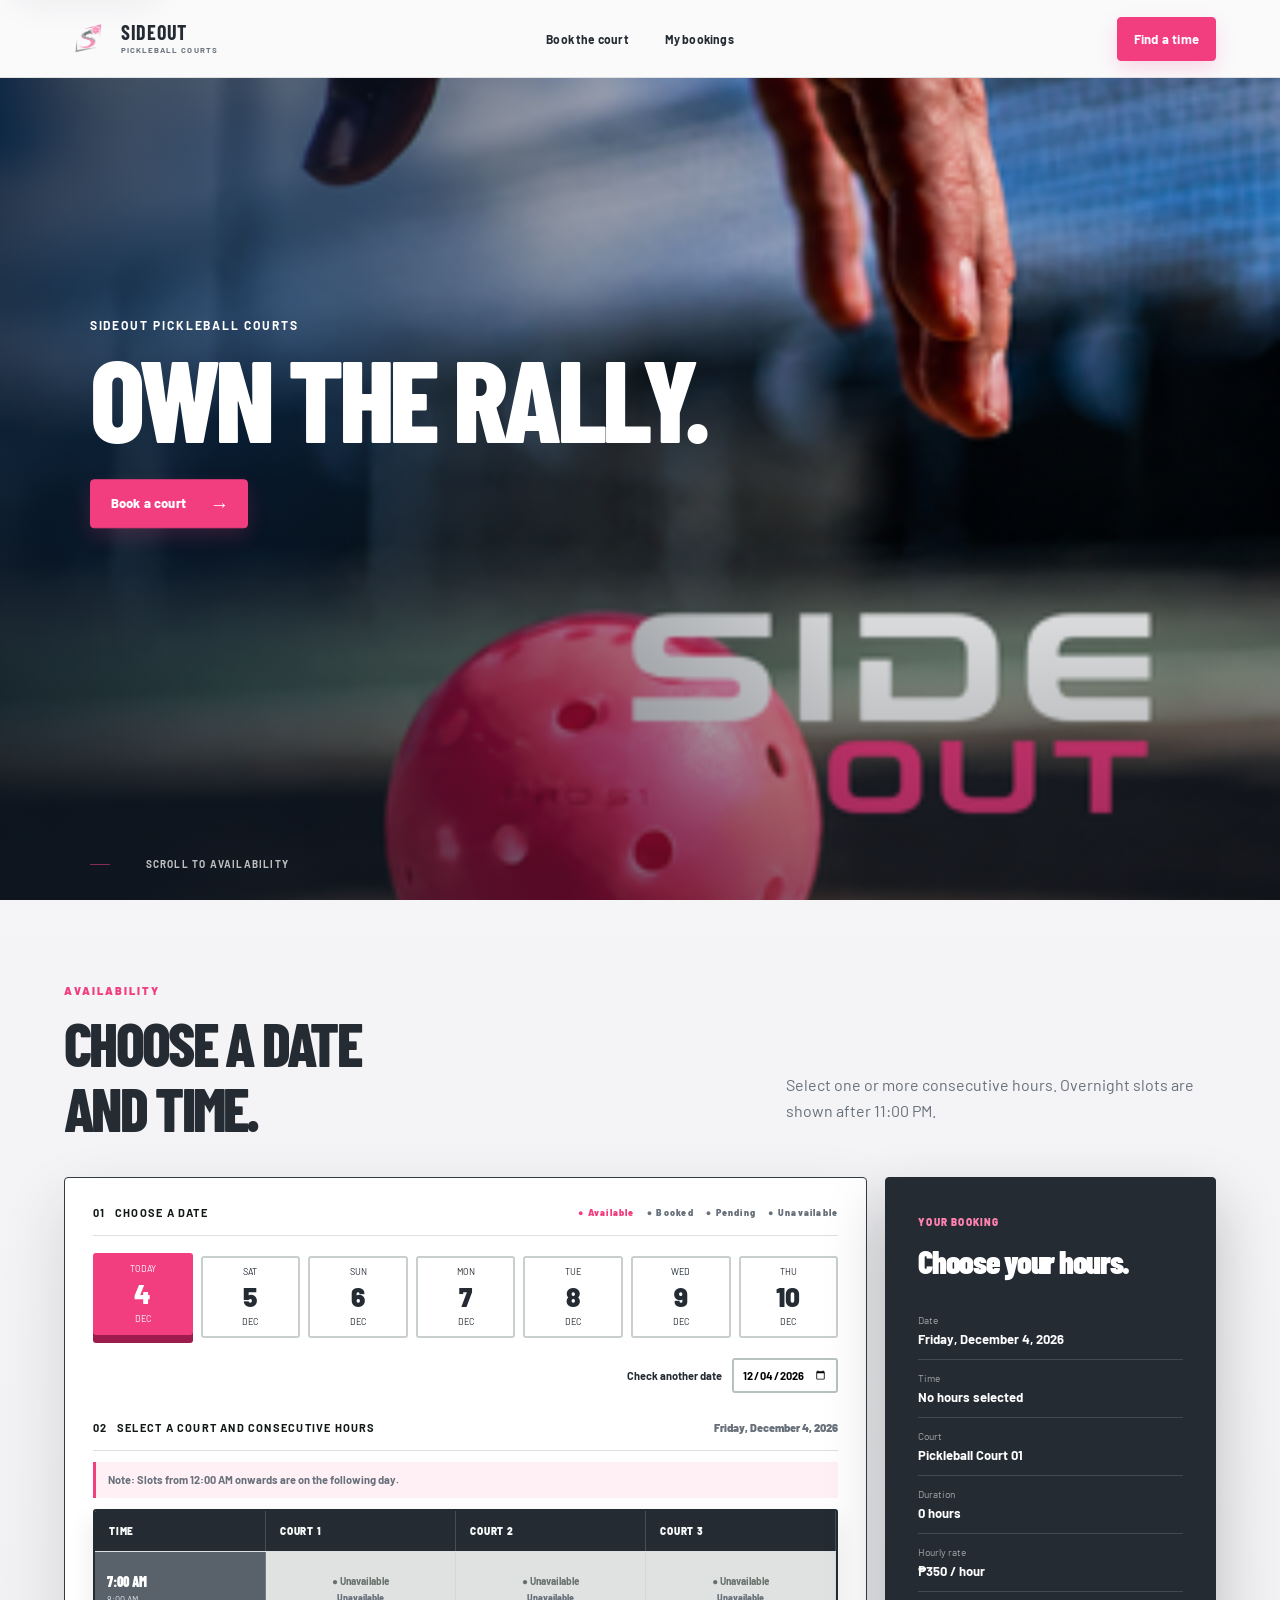
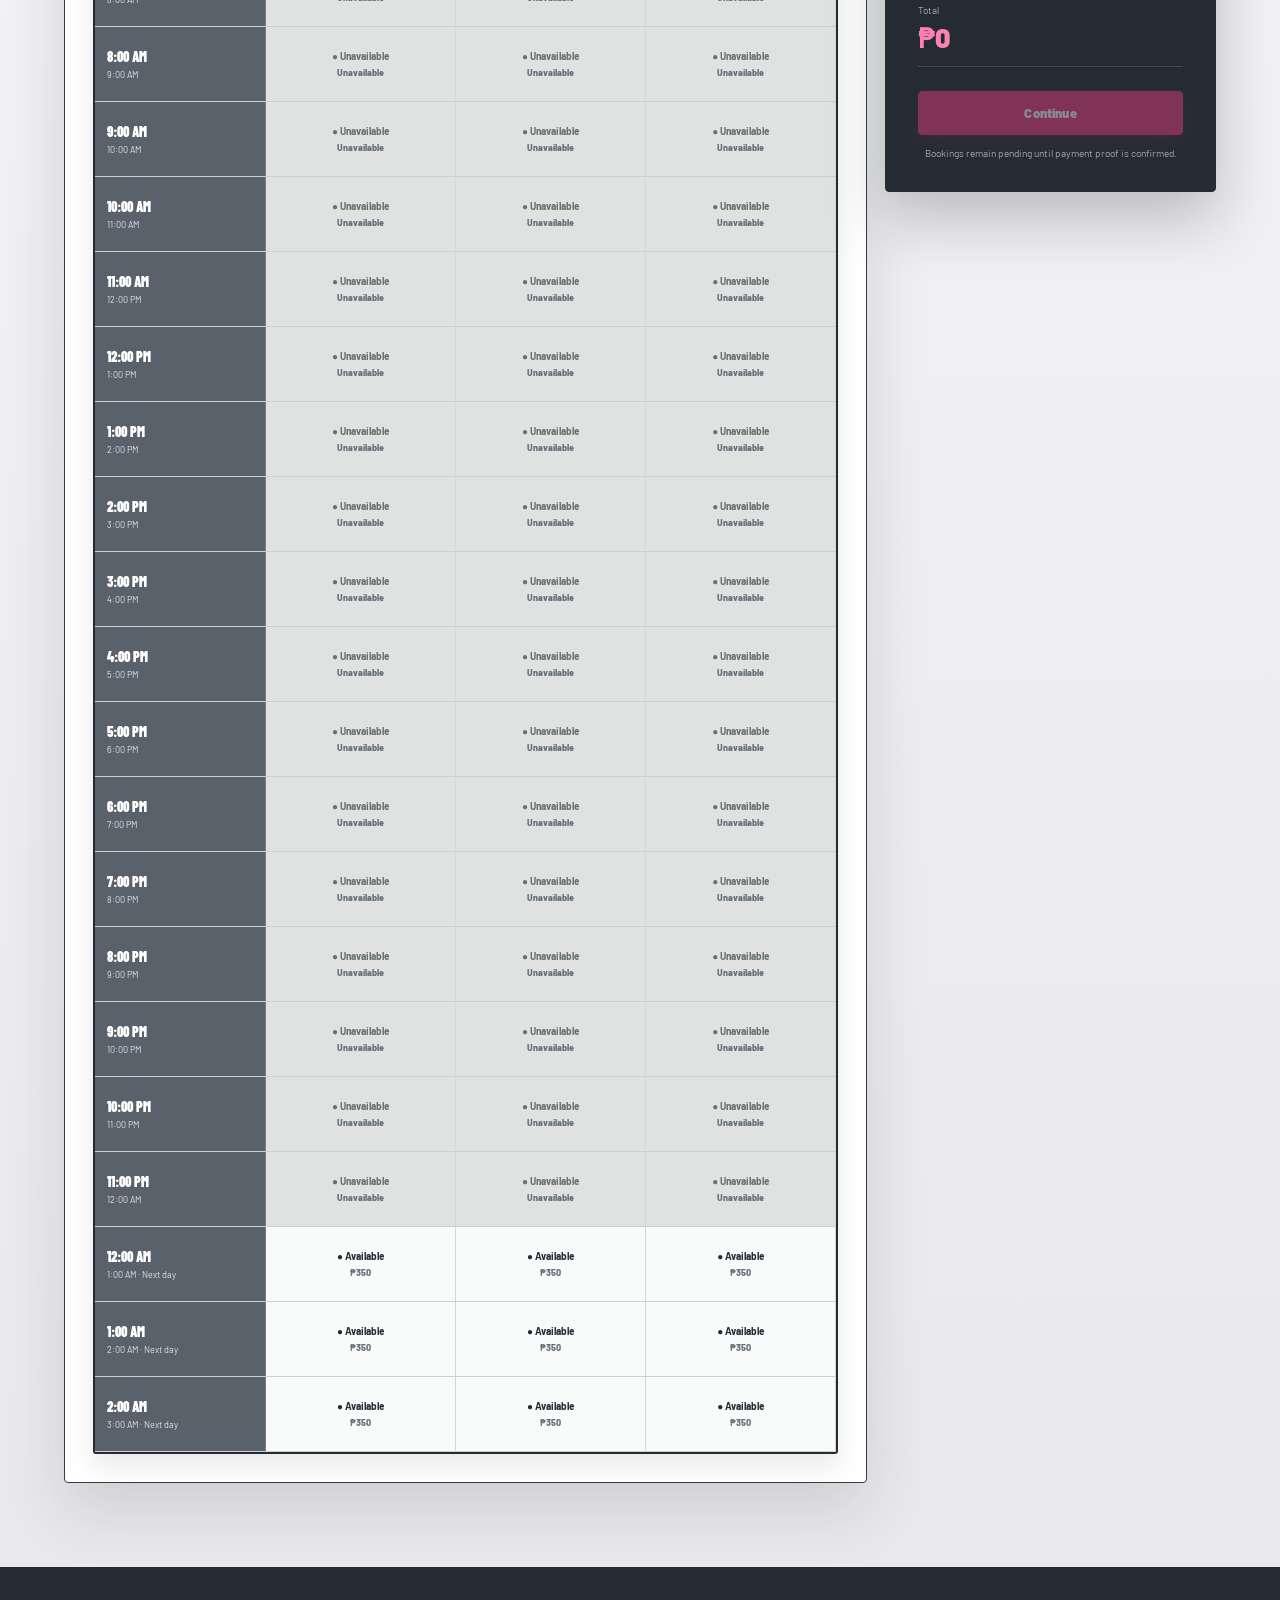
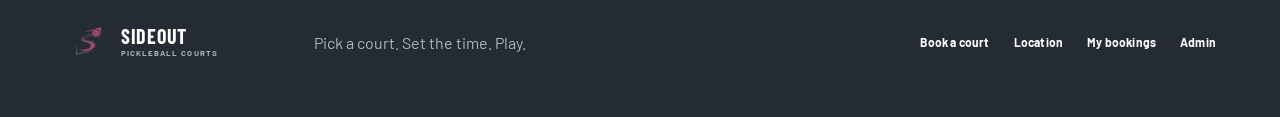
<file: index.html>
<!doctype html>
<html lang="en">
<head>
  <meta charset="UTF-8">
  <meta name="viewport" content="width=device-width, initial-scale=1">
  <meta name="description" content="Book a court at Sideout Pickleball Courts.">
  <meta name="theme-color" content="#242b33">
  <title>Sideout Pickleball Courts</title>
  <link rel="icon" type="image/png" href="assets/sideout-logo.png">
  <link rel="stylesheet" href="styles.css">
</head>
<body>
  <a class="skip-link" href="#reserve">Skip to booking</a>
  <header class="site-header">
    <a class="brand" href="#top" aria-label="Sideout Pickleball Courts home"><img class="brand-logo" src="assets/sideout-logo.png" alt=""><span class="brand-name"><strong>Sideout</strong><small>Pickleball Courts</small></span></a>
    <nav><button data-scroll="reserve">Book the court</button><button id="show-bookings">My bookings</button></nav>
    <button class="lime-button" data-scroll="reserve">Find a time</button>
  </header>

  <main id="top">
    <section class="hero" aria-labelledby="hero-title">
      <picture>
        <source media="(max-width: 900px)" srcset="assets/sideout-hero-mobile.png">
        <img class="hero-photo" src="assets/sideout-hero.png" alt="A player reaching toward a bright pink pickleball on an outdoor court" fetchpriority="high">
      </picture>
      <div class="hero-overlay"></div>
        <div class="hero-copy">
          <span class="eyebrow">Sideout Pickleball Courts</span>
          <h1 id="hero-title">Own the rally.</h1>
          <button class="lime-button hero-cta" data-scroll="reserve">Book a court <span aria-hidden="true">→</span></button>
        </div>
        <div class="hero-cue" aria-hidden="true"><span></span>Scroll to availability</div>
    </section>

    <section class="booking-section" id="reserve">
      <div class="section-intro"><div><span class="eyebrow dark">AVAILABILITY</span><h2>Choose a date<br>and time.</h2></div><p>Select one or more consecutive hours. Overnight slots are shown after 11:00 PM.</p></div>
      <div class="booking-layout">
        <section class="availability-panel">
          <div class="panel-head"><strong>01 &nbsp; CHOOSE A DATE</strong><div class="legend"><span>● Available</span><span>● Booked</span><span>● Pending</span><span>● Unavailable</span></div></div>
          <div class="date-row" id="date-row"></div>
          <div class="calendar-picker"><label>Check another date <input id="date-picker" type="date"></label></div>
          <div class="slot-heading"><strong>02 &nbsp; SELECT A COURT AND CONSECUTIVE HOURS</strong><span id="schedule-date"></span></div>
          <p class="next-day-note"><b>Note:</b> Slots from <b>12:00 AM onwards</b> are on the following day.</p>
          <div id="preserved-note" class="preserved-note hidden"></div>
          <div class="slot-grid" id="slot-grid"></div>
        </section>

        <aside class="summary-card">
          <span>YOUR BOOKING</span><h3 id="summary-title">Choose your hours.</h3>
          <dl>
            <div><dt>Date</dt><dd id="summary-date">—</dd></div>
            <div><dt>Time</dt><dd id="summary-time">No hours selected</dd></div>
            <div><dt>Court</dt><dd id="summary-court">Pickleball Court 01</dd></div>
            <div><dt>Duration</dt><dd id="summary-duration">0 hours</dd></div>
            <div><dt>Hourly rate</dt><dd id="summary-rate">₱350 / hour</dd></div>
            <div class="total"><dt>Total</dt><dd id="summary-total">₱0</dd></div>
          </dl>
          <button id="continue-booking" class="lime-button full" disabled>Continue</button>
          <small>Bookings remain pending until payment proof is confirmed.</small>
        </aside>
      </div>
      <div class="mobile-booking-bar" id="mobile-booking-bar" aria-live="polite">
        <div><small id="mobile-summary-time">Choose a time</small><strong id="mobile-summary-total">₱0</strong></div>
        <button id="mobile-continue" class="lime-button" disabled>Continue</button>
      </div>
    </section>

    <section class="my-bookings hidden" id="bookings">
      <span class="eyebrow dark">MANAGE MY BOOKING</span><h2>Find your reservation.</h2><p>Enter the 11-digit mobile number used when the booking was submitted.</p>
      <form id="lookup-form" class="lookup-card"><label>Mobile number<input id="lookup-mobile" type="tel" inputmode="numeric" maxlength="11" pattern="[0-9]{11}" placeholder="09171234567" required></label><button class="lime-button">Look up</button></form>
      <p id="lookup-message"></p><div id="lookup-results" class="booking-results"></div>
    </section>
  </main>

  <footer><a class="brand footer-brand" href="#top" aria-label="Sideout Pickleball Courts home"><img class="brand-logo" src="assets/sideout-logo.png" alt=""><span class="brand-name"><strong>Sideout</strong><small>Pickleball Courts</small></span></a><p>Pick a court. Set the time. Play.</p><nav><button data-scroll="reserve">Book a court</button><a href="#top">Location</a><button id="footer-bookings">My bookings</button><a href="admin.html">Admin</a></nav></footer>

  <div class="modal-backdrop hidden" id="booking-modal">
    <section class="modal" role="dialog" aria-modal="true" aria-labelledby="modal-title">
      <button class="modal-close" id="close-modal" aria-label="Close">×</button>
      <div class="steps"><span id="step-1-label">1 Details</span><span id="step-2-label">2 Payment</span><span id="step-3-label">3 Received</span></div>
      <div id="checkout-content"></div>
    </section>
  </div>
  <script src="script.js"></script>
</body>
</html>
</file>
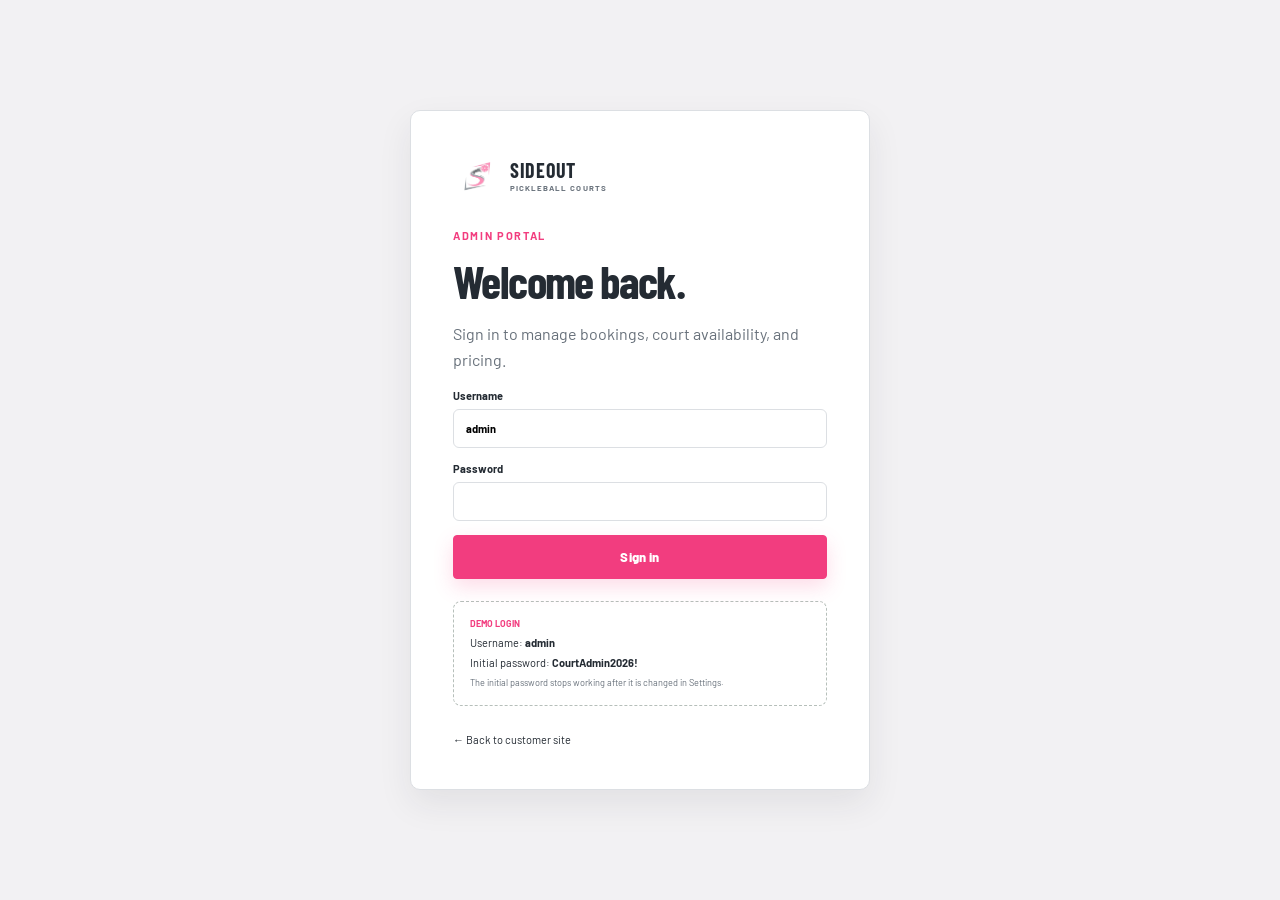
<file: admin.html>
<!doctype html>
<html lang="en">
<head>
  <meta charset="UTF-8"><meta name="viewport" content="width=device-width, initial-scale=1">
  <title>Sideout Courts Admin</title><link rel="icon" type="image/png" href="assets/sideout-logo.png"><link rel="stylesheet" href="styles.css">
</head>
<body class="admin-body">
  <main id="admin-login" class="admin-login-shell">
    <section class="admin-login-card">
      <a class="brand" href="site.html"><img class="brand-logo" src="assets/sideout-logo.png" alt=""><span class="brand-name"><strong>Sideout</strong><small>Pickleball Courts</small></span></a><span class="eyebrow dark">ADMIN PORTAL</span><h1>Welcome back.</h1><p>Sign in to manage bookings, court availability, and pricing.</p>
      <form id="login-form"><label>Username<input id="admin-username" value="admin" autocomplete="username" required></label><label>Password<input id="admin-password" type="password" autocomplete="current-password" required></label><p id="login-error" class="form-error hidden"></p><button class="lime-button full">Sign in</button></form>
      <aside class="demo-box"><b>DEMO LOGIN</b><span>Username: <strong>admin</strong></span><span>Initial password: <strong>CourtAdmin2026!</strong></span><small>The initial password stops working after it is changed in Settings.</small></aside>
      <a class="back-link" href="site.html">← Back to customer site</a>
    </section>
  </main>

  <main id="admin-app" class="admin-shell hidden">
    <aside class="admin-sidebar"><a class="brand" href="site.html"><img class="brand-logo" src="assets/sideout-logo.png" alt=""><span class="brand-name"><strong>Sideout</strong><small>Courts</small></span></a><nav id="admin-nav"></nav><div class="admin-user"><span>SA</span><div><b>Sideout Admin</b><small>@admin</small></div></div></aside>
    <section class="admin-main"><header class="admin-topbar"><a href="site.html">← Customer site</a><button id="logout">Sign out</button></header><div id="admin-message" class="admin-message hidden"></div><div id="admin-content"></div></section>
  </main>
  <div class="modal-backdrop hidden" id="detail-modal"><section class="modal wide"><button class="modal-close" id="close-detail">×</button><div id="detail-content"></div></section></div>
  <script src="admin.js"></script>
</body>
</html>
</file>
<file: styles.css>
@import url('https://fonts.googleapis.com/css2?family=Barlow+Condensed:wght@500;600;700;800&family=Barlow:wght@400;500;600;700&display=swap');
:root{--green:#f23d7f;--green-dark:#c82260;--green-soft:#fff0f6;--ink:#242b33;--muted:#68717b;--line:#dcdfe3;--surface:#fff;--bg:#f5f4f6;--danger:#b4233f;--calendar-time:#59616b;--radius:10px;--shadow:0 14px 34px rgba(36,43,51,.08)}
*{box-sizing:border-box}html{width:100%;max-width:100%;scroll-behavior:smooth;overflow-x:hidden}body{width:100%;max-width:100%;margin:0;background:var(--bg);color:var(--ink);font-family:Barlow,Arial,sans-serif;overflow-x:hidden}img,svg{max-width:100%}main,section,footer{min-width:0}button,input,select{font:inherit}button,a{cursor:pointer}.hidden{display:none!important}
.site-header{position:sticky;top:0;z-index:30;height:72px;display:grid;grid-template-columns:1fr auto 1fr;align-items:center;padding:0 5vw;background:rgba(255,255,255,.96);border-bottom:1px solid var(--line)}
.brand{display:flex;align-items:center;gap:10px;color:var(--ink);font-size:14px;font-weight:700;text-decoration:none}.brand-mark{width:32px;height:32px;display:grid;place-items:center;border-radius:8px;background:var(--green);color:#fff;font-weight:700}.site-header nav{display:flex;gap:24px}.site-header nav button,.site-header .brand{border:0;background:none}.site-header nav button,footer nav>*{color:var(--ink);font-size:12px;border:0;background:none;text-decoration:none}.site-header>.lime-button{justify-self:end}
.lime-button{border:1px solid var(--green);border-radius:7px;background:var(--green);color:#fff;padding:11px 16px;font-size:13px;font-weight:650}.lime-button:hover{background:var(--green-dark)}.lime-button.full{width:100%}.lime-button:disabled{opacity:.45;cursor:not-allowed}
.hero{position:relative;min-height:620px;overflow:hidden;background:#30433a;color:#fff}.hero-photo{position:absolute;inset:0;width:100%;height:100%;object-fit:cover;object-position:center 35%;filter:saturate(.45) contrast(.92)}.hero-overlay{position:absolute;inset:0;background:linear-gradient(90deg,rgba(25,39,32,.78),rgba(25,39,32,.22)),linear-gradient(0deg,rgba(25,39,32,.34),transparent 55%)}.hero-copy{position:absolute;left:7vw;top:47%;transform:translateY(-50%);max-width:610px}.eyebrow{display:block;margin-bottom:14px;color:#dbe9e2;font-size:11px;letter-spacing:.15em;font-weight:700}.eyebrow.dark{color:var(--green)}.hero h1,.section-intro h2,.my-bookings h2,.admin-login-card h1,.admin-title h1{margin:0;font-weight:650;line-height:1.08;letter-spacing:-.035em}.hero h1{font-size:clamp(48px,6.5vw,78px)}.hero-copy p{max-width:520px;font-size:17px;line-height:1.65;color:rgba(255,255,255,.82)}.hero-copy .lime-button{margin-top:12px;background:#fff;border-color:#fff;color:var(--green-dark)}.hero-facts{position:absolute;right:6vw;bottom:38px;display:flex;gap:34px}.hero-facts span{display:grid;gap:6px;font-size:14px}.hero-facts b{font-size:10px;letter-spacing:.08em;color:rgba(255,255,255,.7)}.hero-facts i{font-style:normal}
.booking-section{padding:84px 5vw}.section-intro{display:flex;justify-content:space-between;align-items:end;gap:44px;margin-bottom:36px}.section-intro h2,.my-bookings h2{font-size:clamp(38px,5vw,60px)}.section-intro h2 em{font-style:normal;color:var(--green)}.section-intro>p{max-width:430px;color:var(--muted);line-height:1.65}.booking-layout{display:grid;grid-template-columns:minmax(0,1.7fr) minmax(300px,.7fr);gap:20px}.availability-panel,.summary-card,.lookup-card,.booking-ticket,.modal,.admin-login-card,.stat,.admin-panel,.admin-control{background:var(--surface);border:1px solid var(--line);border-radius:var(--radius);box-shadow:var(--shadow)}.availability-panel{padding:28px}.panel-head,.slot-heading{display:flex;align-items:center;justify-content:space-between;gap:20px;padding-bottom:16px;border-bottom:1px solid var(--line);font-size:11px;letter-spacing:.06em}.legend{display:flex;gap:12px;color:var(--muted);font-size:9px}.legend span:first-child{color:var(--green)}.date-row{display:grid;grid-template-columns:repeat(7,1fr);gap:8px;margin:20px 0}.date-card{min-height:82px;border:1px solid var(--line);border-radius:8px;background:#fff;color:var(--ink);display:grid;place-content:center;text-align:center}.date-card span,.date-card small{font-size:9px}.date-card strong{font-size:23px;margin:4px 0}.date-card.selected{background:var(--green);color:#fff;border-color:var(--green)}.calendar-picker{display:flex;justify-content:flex-end;margin-bottom:20px}.calendar-picker label{display:flex;align-items:center;gap:10px;font-size:11px;font-weight:650}.calendar-picker input{border:1px solid var(--line);border-radius:6px;padding:8px}.slot-heading{padding-top:8px}.slot-heading span{color:var(--muted);letter-spacing:0}.next-day-note,.preserved-note{padding:10px 12px;border-left:3px solid var(--green);background:var(--green-soft);color:var(--muted);font-size:11px;line-height:1.5}.slot-grid{border:1px solid var(--line);border-bottom:0;border-radius:8px;overflow:hidden}.slot-row{width:100%;min-height:60px;display:grid;grid-template-columns:1.1fr .8fr 80px;align-items:center;border:0;border-bottom:1px solid var(--line);padding:8px 16px;background:#fff;color:var(--ink);text-align:left}.slot-row.available:hover,.slot-row.selected{background:var(--green-soft);box-shadow:inset 3px 0 var(--green)}.slot-row.unavailable,.slot-row.booked,.slot-row.pending{background:#f4f5f4}.slot-time{font-size:15px;font-weight:650}.slot-time small{display:block;margin-top:4px;color:var(--green);font-size:8px;text-transform:uppercase}.slot-status{font-size:10px;text-transform:capitalize}.slot-action{text-align:right;font-size:10px;font-weight:650}
.summary-card{align-self:start;padding:32px;position:sticky;top:92px}.summary-card>span{color:var(--green);font-size:10px;letter-spacing:.12em;font-weight:700}.summary-card h3{font-size:32px;line-height:1.05;margin:16px 0 24px}.summary-card dl{margin:0 0 24px}.summary-card dl div{padding:12px 0;border-bottom:1px solid var(--line)}.summary-card dt{color:var(--muted);font-size:10px;margin-bottom:5px}.summary-card dd{margin:0;font-weight:650;font-size:13px}.summary-card .total dd{font-size:27px;color:var(--green)}.summary-card>small{display:block;margin-top:12px;text-align:center;color:var(--muted);font-size:10px}
.my-bookings{padding:84px 5vw;min-height:70vh}.my-bookings>p{color:var(--muted)}.lookup-card{display:flex;gap:14px;max-width:800px;margin:32px 0 22px;padding:22px}.lookup-card label{flex:1;display:grid;gap:8px;font-size:11px;font-weight:650}.lookup-card input{width:100%;border:1px solid var(--line);border-radius:6px;padding:12px;font-size:15px}.booking-results{display:grid;gap:12px;max-width:980px}.booking-ticket{display:grid;grid-template-columns:130px 1fr 220px;overflow:hidden}.ticket-date{display:grid;place-content:center;text-align:center;background:var(--green-soft);padding:20px}.ticket-date strong{font-size:36px}.ticket-main,.ticket-ref{padding:22px}.ticket-main h3{font-size:24px;margin:10px 0}.ticket-main p,.ticket-ref{color:var(--muted);font-size:11px}.ticket-ref{border-left:1px dashed var(--line);display:grid;align-content:center;gap:8px}.ticket-ref strong{color:var(--ink)}.status-pill{display:inline-block;width:max-content;padding:5px 8px;border-radius:999px;background:#f7edda;color:#865b14;font-size:8px;text-transform:uppercase;font-weight:700}.status-pill.confirmed{background:#e7f1ec;color:var(--green-dark)}.status-pill.completed{background:#e9edf1;color:#405566}
footer{min-height:150px;display:grid;grid-template-columns:220px 1fr auto;align-items:center;gap:30px;padding:30px 5vw;background:#fff;border-top:1px solid var(--line)}footer p{color:var(--muted)}footer nav{display:flex;gap:18px;align-items:center}.footer-brand{font-size:13px}
.modal-backdrop{position:fixed;inset:0;z-index:80;display:grid;place-items:center;padding:20px;background:rgba(25,35,30,.68);backdrop-filter:blur(5px)}.modal{position:relative;width:min(560px,100%);max-height:92vh;overflow:auto;padding:34px}.modal.wide{width:min(1050px,100%)}.modal-close{position:absolute;right:18px;top:14px;border:0;background:none;color:var(--ink);font-size:27px}.steps{display:flex;gap:20px;padding-bottom:16px;border-bottom:1px solid var(--line);font-size:10px}.steps .active{color:var(--green);font-weight:700}.modal h2{font-size:34px;margin:20px 0 8px}.modal p{color:var(--muted);line-height:1.6}.field{display:grid;gap:7px;margin:14px 0;font-size:11px;font-weight:650}.field input,.field select{width:100%;border:1px solid var(--line);border-radius:6px;background:#fff;padding:12px}.check{display:flex;align-items:flex-start;gap:10px;margin:18px 0;color:var(--muted);font-size:11px}.form-error{padding:10px 12px;border-left:3px solid var(--danger);background:#f8e8e8;color:#8b2c2c!important;font-size:11px}.payment-box,.reference-box{display:grid;gap:6px;padding:18px;border-radius:8px;background:var(--green-soft);margin:18px 0}.payment-box strong,.reference-box strong{font-size:30px;color:var(--green-dark)}.received-list{display:grid;gap:10px;margin:20px 0}.received-list div{display:grid;grid-template-columns:30px 1fr;gap:10px;padding:12px;background:#f6f7f6}.received-list b{color:var(--green)}.received-list span{display:grid;gap:3px;font-size:11px;color:var(--muted)}.received-list strong{color:var(--ink)}
.admin-body{background:#f5f7f5}.admin-login-shell{min-height:100vh;display:grid;place-items:center;padding:25px}.admin-login-card{width:min(460px,100%);padding:42px}.admin-login-card>.brand{margin-bottom:28px}.admin-login-card h1{font-size:46px;margin:10px 0}.admin-login-card>p{color:var(--muted);line-height:1.6}.admin-login-card form,.password-form{display:grid;gap:14px}.admin-login-card form label,.password-form label{display:grid;gap:7px;font-size:11px;font-weight:650}.admin-login-card input,.password-form input,.admin-control input{border:1px solid var(--line);border-radius:6px;background:#fff;padding:12px}.demo-box{display:grid;gap:7px;margin:22px 0;padding:16px;border:1px dashed #b6bfba;border-radius:8px;font-size:11px}.demo-box>b{color:var(--green);font-size:9px}.demo-box small{color:var(--muted);line-height:1.5}.back-link{color:var(--ink);font-size:11px;text-decoration:none}.admin-shell{min-height:100vh;display:grid;grid-template-columns:230px 1fr}.admin-sidebar{position:sticky;top:0;height:100vh;display:flex;flex-direction:column;padding:24px 18px;background:#fff;border-right:1px solid var(--line)}.admin-sidebar>a{color:var(--ink);text-decoration:none}.admin-sidebar nav{display:grid;gap:4px;margin-top:30px}.admin-sidebar nav button{border:0;border-radius:7px;background:none;color:var(--muted);padding:11px 13px;text-align:left;font-size:11px;font-weight:650}.admin-sidebar nav button.active{background:var(--green-soft);color:var(--green-dark)}.admin-user{margin-top:auto;display:flex;align-items:center;gap:10px}.admin-user>span{width:36px;height:36px;display:grid;place-items:center;border-radius:50%;background:var(--green-soft);color:var(--green-dark);font-size:10px;font-weight:700}.admin-user div{display:grid}.admin-user small{color:var(--muted)}.admin-main{padding:0 4vw 70px}.admin-topbar{height:68px;display:flex;justify-content:space-between;align-items:center;border-bottom:1px solid var(--line)}.admin-topbar a,.admin-topbar button{border:0;background:none;color:var(--ink);text-decoration:none;font-size:11px;font-weight:650}.admin-title{padding:44px 0 26px}.admin-title span{color:var(--green);font-size:10px;letter-spacing:.1em;font-weight:700}.admin-title h1{font-size:48px;margin:8px 0}.admin-title p{color:var(--muted)}.admin-message{margin-top:16px;padding:12px 14px;border-radius:7px;background:var(--green);color:#fff;font-size:11px}.admin-stats{display:grid;grid-template-columns:repeat(4,1fr);gap:12px}.stat,.admin-panel{padding:22px}.stat{display:grid;min-height:130px}.stat span{color:var(--muted);font-size:10px}.stat strong{font-size:32px}.stat small{color:var(--muted)}.admin-panel{margin-top:14px}.admin-panel-head,.admin-control{display:flex;align-items:center;justify-content:space-between;gap:18px;padding-bottom:16px;border-bottom:1px solid var(--line)}.admin-panel-head h2{font-size:22px;margin:0}.admin-control{padding:13px 18px}.admin-booking{display:grid;grid-template-columns:1.2fr 1fr .8fr auto;align-items:center;gap:15px;padding:16px 0;border-bottom:1px solid var(--line);font-size:11px}.admin-booking>div{display:grid;gap:5px}.admin-booking small{color:var(--muted)}.admin-actions{display:flex!important;grid-auto-flow:column;gap:6px!important}.admin-actions button,.admin-actions-slot button{border:1px solid var(--green);border-radius:6px;background:var(--green);color:#fff;padding:8px;font-size:9px}.admin-actions .danger,.admin-actions-slot .danger{background:#fff;color:var(--danger);border-color:var(--danger)}.admin-slots{border:1px solid var(--line);border-bottom:0;border-radius:7px;overflow:hidden;margin-top:15px}.admin-slot{min-height:60px;display:grid;grid-template-columns:1fr 110px 240px;align-items:center;gap:12px;padding:9px 14px;border-bottom:1px solid var(--line)}.admin-slot>span{display:grid}.admin-slot>span small{color:var(--green);font-size:8px}.admin-slot>b{font-size:10px}.admin-actions-slot{display:flex;justify-content:flex-end;gap:6px}.admin-actions-slot .secondary{background:#fff;color:var(--green)}.settings-panel{max-width:650px}.settings-panel dl div{display:grid;grid-template-columns:100px 1fr;padding:10px 0;border-top:1px solid var(--line)}.settings-panel dt{color:var(--muted);font-size:10px}.settings-panel dd{margin:0;font-weight:700}.password-form{margin-top:20px;padding-top:20px;border-top:1px solid var(--line)}.proof-preview{max-width:100%;max-height:420px;object-fit:contain;border:1px solid var(--line)}
@media(max-width:900px){.site-header{grid-template-columns:1fr auto}.site-header nav{display:none}.hero-copy{left:6vw;right:6vw}.hero-facts{left:6vw;right:auto}.section-intro{align-items:start;flex-direction:column}.booking-layout{grid-template-columns:1fr}.summary-card{position:static}.date-row{display:flex;overflow:auto}.date-card{min-width:78px}.booking-ticket{grid-template-columns:110px 1fr}.ticket-ref{grid-column:1/-1;border-left:0;border-top:1px dashed var(--line)}footer{grid-template-columns:1fr auto}footer p{display:none}.admin-shell{grid-template-columns:82px 1fr}.admin-sidebar{padding:18px 8px}.admin-sidebar .brand>span:last-child,.admin-user div{display:none}.admin-sidebar nav button{padding:11px 6px;font-size:9px}.admin-stats{grid-template-columns:repeat(2,1fr)}.admin-booking{grid-template-columns:1fr 1fr}.admin-actions{grid-column:1/-1}.admin-slot{grid-template-columns:1fr 90px 190px}}
@media(max-width:600px){.site-header{height:66px;padding:0 16px}.site-header>.lime-button{padding:9px 12px}.hero{min-height:610px}.hero h1{font-size:48px}.hero-facts{bottom:24px;gap:20px}.booking-section,.my-bookings{padding:64px 16px}.availability-panel{padding:20px 13px}.legend,.slot-heading span{display:none}.slot-row{grid-template-columns:1fr 110px;padding:8px 12px}.slot-action{display:none}.lookup-card{flex-direction:column;padding:18px}.booking-ticket{grid-template-columns:92px 1fr}footer{display:flex;flex-direction:column;align-items:flex-start}footer nav{flex-wrap:wrap}.modal{padding:30px 20px}.admin-login-card{padding:32px 25px}.admin-main{padding:0 16px 50px}.admin-stats{grid-template-columns:1fr}.admin-title h1{font-size:39px}.admin-booking{grid-template-columns:1fr}.admin-slot{grid-template-columns:1fr 70px}.admin-actions-slot{grid-column:1/-1;justify-content:flex-start}}

/* Neutral presentation hero: intentionally image-free and easy to rebrand. */
.hero{min-height:500px;background:linear-gradient(135deg,#eef4f0 0%,#f7f8f7 58%,#e7efea 100%);color:var(--ink);border-bottom:1px solid var(--line)}
.hero-copy{top:45%;max-width:680px}.hero .eyebrow{color:var(--green)}.hero-copy p{color:var(--muted);max-width:560px}.hero-copy .lime-button{background:var(--green);border-color:var(--green);color:#fff}.hero-copy .lime-button:hover{background:var(--green-dark)}
.hero-facts{color:var(--ink)}.hero-facts b{color:var(--muted)}
@media(max-width:600px){.hero{min-height:560px}.hero-copy{top:42%}.hero-facts{display:grid;gap:12px}}

.qr-options{display:grid;grid-template-columns:1fr 1fr;gap:12px;margin:16px 0 8px}.qr-card{padding:12px;border:1px solid var(--line);border-radius:8px;background:#fff}.qr-card>span{display:block;margin-bottom:9px;color:var(--ink);font-size:11px;font-weight:700}.qr-placeholder{aspect-ratio:1;display:grid;place-content:center;gap:6px;text-align:center;border:1px dashed #aebbb4;border-radius:6px;background:#f7f9f8;color:var(--green)}.qr-placeholder b{font-size:24px}.qr-placeholder small{color:var(--muted);font-size:9px}.qr-note{margin:0 0 14px!important;font-size:10px;line-height:1.45!important}@media(max-width:430px){.qr-options{grid-template-columns:1fr}.qr-placeholder{aspect-ratio:1.5}}

.court-picker{display:flex;align-items:center;justify-content:space-between;gap:18px;padding-bottom:18px;margin-bottom:18px;border-bottom:1px solid var(--line);font-size:11px;letter-spacing:.06em}.court-tabs,.admin-court-tabs{display:flex;gap:8px}.court-tabs button,.admin-court-tabs button{min-width:86px;padding:10px 14px;border:1px solid var(--line);border-radius:7px;background:#fff;color:var(--muted);font-size:11px;font-weight:650}.court-tabs button:hover,.admin-court-tabs button:hover{border-color:var(--green)}.court-tabs button.selected,.admin-court-tabs button.active{border-color:var(--green);background:var(--green);color:#fff}.admin-court-tabs{margin-bottom:14px}.admin-court-tabs button{min-width:110px}@media(max-width:600px){.court-picker{align-items:flex-start;flex-direction:column}.court-tabs{width:100%}.court-tabs button{flex:1;min-width:0;padding:10px 7px}.admin-court-tabs{overflow:auto}.admin-court-tabs button{min-width:92px}}

.slot-grid{overflow-x:auto}.slot-matrix-head,.slot-matrix-row,.admin-matrix-head,.admin-matrix-row{display:grid;grid-template-columns:minmax(125px,1.15fr) repeat(3,minmax(118px,1fr))}.slot-matrix-head,.admin-matrix-head{background:#f4f6f5;border-bottom:1px solid var(--line);color:var(--muted);font-size:10px;font-weight:700;text-transform:uppercase}.slot-matrix-head span,.admin-matrix-head span{padding:12px;border-right:1px solid var(--line)}.slot-matrix-row,.admin-matrix-row{border-bottom:1px solid var(--line)}.matrix-time{display:grid;align-content:center;gap:4px;padding:12px;border-right:1px solid var(--line);background:#fbfcfb}.matrix-time strong{font-size:13px}.matrix-time small{color:var(--muted);font-size:9px}.court-slot{min-height:68px;display:grid;place-content:center;gap:5px;border:0;border-right:1px solid var(--line);background:#fff;color:var(--ink);text-align:center}.court-slot .slot-status{font-size:10px;font-weight:700}.court-slot small{color:var(--muted);font-size:9px;text-transform:capitalize}.court-slot.available:hover,.court-slot.selected{background:var(--green-soft);box-shadow:inset 0 3px var(--green)}.court-slot.selected{color:var(--green-dark)}.court-slot.booked,.court-slot.pending,.court-slot.unavailable{background:#f4f5f4}.court-slot.booked{color:#7d4e36}.court-slot.pending{color:#8a650f}.court-slot:disabled{cursor:not-allowed}.admin-matrix{overflow-x:auto;border:1px solid var(--line);border-radius:7px}.admin-court-cell{min-height:84px;display:grid;align-content:center;gap:8px;padding:8px;border-right:1px solid var(--line);background:#fff}.admin-court-cell>b{font-size:9px;text-transform:uppercase;color:var(--muted)}.admin-court-cell.available{background:#fbfdfc}.admin-court-cell.pending{background:#fff9eb}.admin-court-cell.booked{background:#f8f3ef}.admin-court-cell.unavailable{background:#f3f4f3}.admin-court-cell .admin-actions-slot{justify-content:flex-start;flex-wrap:wrap}.admin-court-cell .admin-actions-slot button{padding:6px 7px;font-size:8px}@media(max-width:700px){.slot-matrix-head,.slot-matrix-row,.admin-matrix-head,.admin-matrix-row{min-width:640px}}

/* Strong booking-calendar direction */
.booking-section{background:linear-gradient(180deg,#eef0ee 0%,#dfe4e0 100%);border-top:1px solid #cbd2cd}.section-intro h2{font-weight:850;letter-spacing:-.045em}.section-intro .eyebrow{font-weight:850;letter-spacing:.18em}.booking-layout{gap:18px}.availability-panel{border:1px solid #1d2823;border-radius:4px;box-shadow:0 24px 60px rgba(14,24,19,.16)}.panel-head,.slot-heading{font-weight:850;letter-spacing:.11em}.panel-head strong,.slot-heading strong{color:#111815}.date-card{border:2px solid #c9d0cc;border-radius:3px;transition:transform .2s ease,border-color .2s ease,box-shadow .2s ease}.date-card:hover{transform:translateY(-4px);border-color:#1f5a45;box-shadow:0 9px 18px rgba(18,32,25,.13)}.date-card.selected{background:#14211b;border-color:#14211b;box-shadow:0 8px 0 #79a888;transform:translateY(-3px)}.date-card strong{font-size:26px;font-weight:850}.calendar-picker input{border:2px solid #b9c3bd;border-radius:3px;font-weight:700}.slot-grid{border:2px solid #15201b;border-radius:3px;background:#fff;box-shadow:0 12px 26px rgba(16,26,21,.1)}.slot-matrix-head{background:#121a16;color:#f7faf8;font-weight:850;letter-spacing:.08em}.slot-matrix-head span{padding:14px;border-color:#314039}.slot-matrix-row{border-color:#cbd2ce}.slot-matrix-row .matrix-time{background:#202a25;color:#fff;border-color:#35423c}.slot-matrix-row .matrix-time strong{font-size:14px;font-weight:850}.slot-matrix-row .matrix-time small{color:#aebbb4}.court-slot{position:relative;min-height:74px;border-color:#d3d9d5;font-weight:750;transition:transform .16s ease,box-shadow .16s ease,background .16s ease,color .16s ease}.court-slot.available{background:#f9fbfa}.court-slot.available:hover{z-index:2;transform:scale(1.045);background:#dce9e2;box-shadow:0 10px 24px rgba(14,33,24,.2),inset 0 4px #28684f}.court-slot.available:active{transform:scale(.98)}.court-slot.selected{z-index:3;background:#183c2e;color:#fff;box-shadow:inset 0 0 0 3px #73aa8e,0 8px 20px rgba(12,45,31,.28);animation:selectedPulse 1.8s ease-in-out infinite}.court-slot.selected small{color:#d7e8df}.court-slot.booked{background:repeating-linear-gradient(135deg,#ddd6d1,#ddd6d1 8px,#e7e1dd 8px,#e7e1dd 16px);color:#67422e}.court-slot.pending{background:#f1e6c9;color:#76530b}.court-slot.unavailable{background:#dfe2e0;color:#68716c}.summary-card{background:#111915;color:#fff;border:1px solid #111915;border-radius:4px;box-shadow:0 24px 54px rgba(10,18,14,.25)}.summary-card>span{color:#8fc4a6;font-weight:850}.summary-card h3{font-weight:850;letter-spacing:-.04em}.summary-card dl div{border-color:rgba(255,255,255,.14)}.summary-card dt,.summary-card>small{color:rgba(255,255,255,.58)}.summary-card dd{color:#fff}.summary-card .total dd{color:#a3d2b8;font-weight:850}.summary-card .lime-button{background:#75a98e;border-color:#75a98e;color:#0f1713;font-weight:850;transition:transform .18s ease,background .18s ease,box-shadow .18s ease}.summary-card .lime-button:not(:disabled):hover{transform:translateY(-3px);background:#91c2a7;box-shadow:0 10px 24px rgba(117,169,142,.28)}.summary-card .lime-button:not(:disabled):active{transform:translateY(0) scale(.98)}.next-day-note,.preserved-note{border-color:#28684f;background:#e4ece7;font-weight:650}@keyframes scheduleEnter{from{opacity:0;transform:translateY(14px)}to{opacity:1;transform:translateY(0)}}@keyframes selectedPulse{0%,100%{box-shadow:inset 0 0 0 3px #73aa8e,0 8px 20px rgba(12,45,31,.25)}50%{box-shadow:inset 0 0 0 3px #9bd0b5,0 11px 28px rgba(12,60,38,.4)}}.slot-grid.is-refreshing .slot-matrix-row{opacity:0;animation:scheduleEnter .38s cubic-bezier(.2,.8,.2,1) forwards;animation-delay:calc(var(--row-index) * 22ms)}@media(prefers-reduced-motion:reduce){.date-card,.court-slot,.summary-card .lime-button{transition:none}.court-slot.selected,.slot-grid.is-refreshing .slot-matrix-row{animation:none;opacity:1}}@media(max-width:700px){.booking-section{padding-left:12px;padding-right:12px}.availability-panel{padding:18px 10px}.court-slot.available:hover{transform:none}.summary-card{border-radius:3px}}

/* Keep the full four-column schedule visible without a horizontal scrollbar. */
.slot-grid,.admin-matrix{overflow-x:hidden}.slot-matrix-head,.slot-matrix-row,.admin-matrix-head,.admin-matrix-row{grid-template-columns:minmax(72px,.9fr) repeat(3,minmax(0,1fr));min-width:0!important}.slot-matrix-head span,.admin-matrix-head span,.matrix-time,.court-slot,.admin-court-cell{min-width:0}.court-slot .slot-status,.court-slot small{overflow-wrap:anywhere}.admin-actions-slot button{max-width:100%}@media(max-width:600px){.slot-matrix-head span,.admin-matrix-head span{padding:10px 4px;font-size:8px}.slot-matrix-row .matrix-time,.admin-matrix-row .matrix-time{padding:9px 5px}.slot-matrix-row .matrix-time strong,.admin-matrix-row .matrix-time strong{font-size:10px}.matrix-time small{font-size:7px}.court-slot{min-height:64px;padding:5px 2px}.court-slot .slot-status{font-size:8px}.court-slot small{font-size:8px}.admin-court-cell{padding:6px 3px}.admin-court-cell .admin-actions-slot button{padding:5px 3px;font-size:7px}}

/* Slot clicks update in place; selected cells remain steady without pulsing. */
.court-slot.selected{animation:none}

/* Sideout brand system */
body{background:#f4f3f5;color:var(--ink)}
h1,h2,h3,.brand-name strong,.slot-time,.matrix-time strong,.stat strong{font-family:"Barlow Condensed",Barlow,Arial,sans-serif}
button,a,input,select{transition:color .2s ease,background-color .2s ease,border-color .2s ease,transform .2s ease,box-shadow .2s ease}
button:focus-visible,a:focus-visible,input:focus-visible,select:focus-visible{outline:3px solid rgba(242,61,127,.4);outline-offset:3px}
.site-header{height:78px;padding:0 clamp(18px,5vw,76px);background:rgba(250,250,251,.94);border-bottom-color:rgba(36,43,51,.12);backdrop-filter:blur(16px)}
.brand{gap:9px;min-width:0}.brand-logo{width:48px;height:48px;object-fit:contain;flex:0 0 auto}.brand-name{display:grid;line-height:.92}.brand-name strong{font-size:20px;letter-spacing:.035em;text-transform:uppercase}.brand-name small{margin-top:5px;color:var(--muted);font-size:8px;font-weight:700;letter-spacing:.13em;text-transform:uppercase}
.site-header nav button,.site-header>button,footer nav>*{font-weight:700;letter-spacing:.015em}.site-header nav button:hover,footer nav>*:hover{color:var(--green)}
.lime-button{min-height:44px;border-color:var(--green);border-radius:4px;background:var(--green);color:#fff;font-weight:750;letter-spacing:.015em;box-shadow:0 8px 20px rgba(242,61,127,.18)}.lime-button:hover{background:var(--green-dark);border-color:var(--green-dark);transform:translateY(-2px);box-shadow:0 12px 26px rgba(200,34,96,.24)}.lime-button:active{transform:translateY(0) scale(.98)}
.hero{min-height:calc(100dvh - 78px);max-height:860px;background:#162331;color:#fff;border:0;isolation:isolate}.hero-photo{z-index:-3;object-position:center 52%;filter:saturate(.98) contrast(1.04)}.hero-overlay{z-index:-2;background:linear-gradient(90deg,rgba(10,19,30,.78) 0%,rgba(10,19,30,.36) 40%,rgba(10,19,30,.05) 68%),linear-gradient(0deg,rgba(10,15,23,.38),transparent 48%)}.hero:after{content:"";position:absolute;inset:0;z-index:-1;pointer-events:none;background:radial-gradient(circle at 13% 32%,rgba(11,79,147,.22),transparent 38%)}
.hero-copy{left:clamp(22px,7vw,110px);top:42%;max-width:670px;animation:heroEntrance .72s cubic-bezier(.2,.75,.25,1) both}.hero .eyebrow{margin-bottom:18px;color:#fff;font-size:12px;font-weight:700;letter-spacing:.16em;text-transform:uppercase}.hero h1{max-width:680px;color:#fff;font-size:clamp(66px,9vw,126px);font-weight:800;line-height:.82;letter-spacing:-.045em;text-transform:uppercase;text-wrap:balance}.hero-copy .hero-cta{display:inline-flex;align-items:center;gap:24px;margin-top:34px;padding:14px 18px 14px 20px;background:var(--green);border-color:var(--green);color:#fff}.hero-copy .hero-cta span{font-size:19px;line-height:1}.hero-copy .hero-cta:hover{background:#fff;border-color:#fff;color:var(--ink)}
.hero-cue{position:absolute;left:clamp(22px,7vw,110px);bottom:30px;display:flex;align-items:center;gap:12px;color:rgba(255,255,255,.72);font-size:10px;font-weight:700;letter-spacing:.12em;text-transform:uppercase}.hero-cue span{width:44px;height:1px;background:var(--green);transform-origin:left;animation:cuePulse 1.1s ease-out .5s both}
.booking-section{background:linear-gradient(180deg,#f5f4f6 0%,#e9e9ec 100%);border-top:0}.eyebrow.dark,.section-intro .eyebrow,.summary-card>span,.admin-title span{color:var(--green)}.section-intro h2,.my-bookings h2,.admin-title h1{font-family:"Barlow Condensed",Barlow,Arial,sans-serif;font-weight:800;text-transform:uppercase}.availability-panel{border-color:#343b43;box-shadow:0 26px 64px rgba(36,43,51,.14)}
.date-card:hover{border-color:var(--green);box-shadow:0 10px 20px rgba(242,61,127,.14)}.date-card.selected{background:var(--green);border-color:var(--green);box-shadow:0 8px 0 #9d1c4d}.slot-grid{border-color:#242b33}.slot-matrix-head{background:#242b33}.slot-matrix-head span{border-color:#464d55}.slot-matrix-row .matrix-time{background:var(--calendar-time);border-color:#747c85}.slot-matrix-row .matrix-time small{color:#e0e4e7}.court-slot.available:hover{background:#fff0f6;box-shadow:0 10px 24px rgba(69,28,47,.16),inset 0 4px var(--green)}.court-slot.selected{background:var(--green);color:#fff;box-shadow:inset 0 0 0 3px #ff8bb5,0 8px 20px rgba(200,34,96,.28)}.court-slot.selected small{color:#fff}.next-day-note,.preserved-note{border-color:var(--green);background:var(--green-soft)}
.summary-card{background:#242b33;border-color:#242b33;box-shadow:0 26px 58px rgba(25,30,36,.25)}.summary-card>span{color:#ff81af}.summary-card .total dd{color:#ff81af}.summary-card .lime-button{background:var(--green);border-color:var(--green);color:#fff}.summary-card .lime-button:not(:disabled):hover{background:#fff;border-color:#fff;color:#242b33;box-shadow:0 10px 24px rgba(242,61,127,.25)}
.payment-box,.reference-box{background:var(--green-soft)}.payment-box strong,.reference-box strong{color:var(--green-dark)}.qr-placeholder{color:var(--green)}
footer{background:#242b33;border-top:0;color:#fff}footer .brand{color:#fff}footer .brand-name small,footer p{color:#aeb5bd}footer nav>*{color:#fff}
.admin-body{background:#f2f1f3}.admin-sidebar{background:#242b33;border-right:0}.admin-sidebar .brand{color:#fff}.admin-sidebar .brand-name small,.admin-sidebar .admin-user small{color:#aeb5bd}.admin-sidebar nav button{color:#c5cbd1}.admin-sidebar nav button.active{background:var(--green);color:#fff}.admin-user>span{background:var(--green);color:#fff}.admin-message{background:var(--green)}.admin-actions button,.admin-actions-slot button{border-color:var(--green);background:var(--green)}.admin-actions-slot .secondary{background:#fff;color:var(--green-dark)}.admin-court-cell.available{background:#fffafb}
@keyframes heroEntrance{from{opacity:0;transform:translateY(calc(-50% + 26px))}to{opacity:1;transform:translateY(-50%)}}@keyframes cuePulse{0%,100%{transform:scaleX(.45);opacity:.55}50%{transform:scaleX(1);opacity:1}}
@media(max-width:900px){.admin-sidebar .brand-logo{width:54px;height:54px}.admin-sidebar .brand-name{display:none}}
@media(max-width:600px){.site-header{height:70px}.brand-logo{width:42px;height:42px}.brand-name strong{font-size:17px}.brand-name small{font-size:7px}.site-header>.lime-button{min-height:40px}.hero{min-height:640px;max-height:none}.hero-photo{object-position:47% center}.hero-overlay{background:linear-gradient(90deg,rgba(10,19,30,.72),rgba(10,19,30,.16)),linear-gradient(0deg,rgba(10,15,23,.5),transparent 55%)}.hero-copy{top:34%;right:20px}.hero h1{font-size:clamp(58px,20vw,84px);line-height:.86}.hero-copy .hero-cta{margin-top:26px}.hero-cue{bottom:22px}.footer-brand .brand-name{display:grid}}
@media(prefers-reduced-motion:reduce){.hero-copy,.hero-cue span{animation:none}.lime-button:hover,.date-card:hover,.court-slot.available:hover{transform:none}}

/* Mobile booking experience */
.skip-link{position:fixed;left:16px;top:10px;z-index:100;transform:translateY(-160%);padding:10px 14px;border-radius:4px;background:#fff;color:var(--ink);font-weight:700;text-decoration:none;box-shadow:var(--shadow)}.skip-link:focus{transform:translateY(0)}
.mobile-booking-bar{display:none}
@media(max-width:900px){
  html{scroll-padding-top:70px;overscroll-behavior-y:contain}body{padding-bottom:env(safe-area-inset-bottom)}button,a{touch-action:manipulation}
  .site-header{grid-template-columns:minmax(0,1fr) auto;height:70px;padding:0 16px}.site-header .brand{overflow:hidden}.site-header>.lime-button{min-width:112px;padding:10px 13px;white-space:nowrap}
  .hero{min-height:min(620px,calc(100dvh - 70px))}.hero picture{position:absolute;inset:0;z-index:-3;width:100%;height:100%}.hero-photo{z-index:auto;object-position:center center}.hero-copy{left:20px;right:20px;top:28%}.hero h1{max-width:310px;font-size:clamp(48px,15vw,66px);line-height:.84}.hero-copy .hero-cta{margin-top:22px}.hero-cue{display:none}
  .booking-section,.my-bookings{width:100%;max-width:100%;padding:58px 12px 84px}.section-intro{gap:14px;margin-bottom:26px}.section-intro h2,.my-bookings h2{font-size:clamp(40px,13vw,56px);line-height:.9}.section-intro>p{margin:0;font-size:15px;line-height:1.55}.booking-layout{width:100%;max-width:100%;min-width:0;grid-template-columns:minmax(0,1fr)}
  .availability-panel{width:100%;max-width:100%;min-width:0;padding:18px 10px;border-width:1px;box-shadow:0 16px 36px rgba(36,43,51,.12);overflow:hidden}.panel-head{align-items:flex-start}.panel-head strong,.slot-heading strong{font-size:10px;line-height:1.35}.date-row{max-width:100%;margin:16px 0 18px;gap:7px;scrollbar-width:none;-ms-overflow-style:none}.date-row::-webkit-scrollbar{display:none}.date-card{min-width:72px;min-height:78px}.date-card:hover{transform:none}.calendar-picker{justify-content:stretch}.calendar-picker label{width:100%;justify-content:space-between}.calendar-picker input{min-height:44px;max-width:170px}.slot-heading{align-items:flex-start}.slot-heading,.next-day-note,.preserved-note{max-width:100%;white-space:normal;overflow-wrap:anywhere}.next-day-note,.preserved-note{font-size:10px}
  .slot-grid{width:100%;max-width:100%;min-width:0!important;overflow-x:hidden!important;scrollbar-width:none;contain:inline-size}.slot-grid::-webkit-scrollbar{display:none}.slot-matrix-head,.slot-matrix-row{width:100%;max-width:100%;min-width:0!important;grid-template-columns:56px repeat(3,minmax(0,1fr))!important}.slot-matrix-head>*,.slot-matrix-row>*{max-width:100%;min-width:0}.slot-matrix-head span{padding:10px 2px;font-size:8px;white-space:nowrap;overflow:hidden;text-overflow:ellipsis}.slot-matrix-row .matrix-time{padding:8px 4px}.slot-matrix-row .matrix-time strong{font-size:10px}.slot-matrix-row .matrix-time small{font-size:7px;line-height:1.3}.court-slot{min-width:0;min-height:66px;padding:6px 1px;overflow:hidden}.court-slot .slot-status{font-size:8px;line-height:1.2;white-space:normal;overflow-wrap:anywhere}.court-slot small{font-size:8px;line-height:1.2;white-space:nowrap}.court-slot.available:hover{transform:none}
  .summary-card{width:100%;max-width:100%;min-width:0;padding:26px 20px;overflow:hidden}.summary-card h3{font-size:30px}.summary-card dl{width:100%;max-width:100%}.summary-card dl div{width:100%;max-width:100%;min-width:0;display:grid;grid-template-columns:minmax(74px,.7fr) minmax(0,1.3fr);align-items:end;gap:10px}.summary-card dt,.summary-card dd{min-width:0;max-width:100%;overflow-wrap:anywhere}.summary-card dt{margin:0}.summary-card dd{text-align:right;white-space:normal}.summary-card>small{max-width:100%;white-space:normal;overflow-wrap:anywhere;line-height:1.45}
  .mobile-booking-bar{position:fixed;left:10px;right:10px;bottom:calc(10px + env(safe-area-inset-bottom));z-index:50;display:flex;align-items:center;justify-content:space-between;gap:14px;padding:10px 10px 10px 16px;border:1px solid rgba(255,255,255,.16);border-radius:8px;background:rgba(36,43,51,.96);color:#fff;box-shadow:0 18px 42px rgba(18,22,27,.32);backdrop-filter:blur(16px);transform:translateY(calc(100% + 30px));opacity:0;pointer-events:none;transition:transform .25s ease,opacity .25s ease}.has-selection .mobile-booking-bar{transform:translateY(0);opacity:1;pointer-events:auto}.mobile-booking-bar>div{display:grid;min-width:0}.mobile-booking-bar small{overflow:hidden;color:#cfd4d9;font-size:10px;text-overflow:ellipsis;white-space:nowrap}.mobile-booking-bar strong{font-family:"Barlow Condensed",Barlow,Arial,sans-serif;font-size:24px;color:#ff81af}.mobile-booking-bar .lime-button{min-height:46px;padding:10px 18px;box-shadow:none}
  .lookup-card{margin-top:24px}.lookup-card input{min-height:46px;font-size:16px}.booking-ticket{grid-template-columns:82px minmax(0,1fr)}.ticket-date{padding:14px 8px}.ticket-date strong{font-size:30px}.ticket-main{padding:18px 14px}.ticket-main h3{font-size:21px}.ticket-ref{padding:16px 14px}
  .modal-backdrop{align-items:end;padding:0}.modal{width:100%;max-height:94dvh;padding:32px 18px calc(22px + env(safe-area-inset-bottom));border-radius:16px 16px 0 0}.modal-close{right:10px;top:8px;width:44px;height:44px}.steps{gap:12px;padding-right:36px;overflow:hidden}.modal h2{font-size:31px}.field input,.field select{min-height:48px;font-size:16px}.check{font-size:13px;line-height:1.45}.qr-card{padding:10px}
  footer{width:100%;max-width:100%;padding:36px 18px calc(34px + env(safe-area-inset-bottom));gap:24px;overflow:hidden}footer nav{width:100%;display:grid;grid-template-columns:1fr 1fr;gap:4px 18px}footer nav>*{min-width:0;min-height:44px;display:flex;align-items:center}
  .admin-shell{display:block}.admin-sidebar{position:static;width:100%;height:auto;padding:12px;background:#242b33}.admin-sidebar>.brand,.admin-user{display:none}.admin-sidebar nav{display:grid;grid-template-columns:repeat(2,minmax(0,1fr));gap:6px;margin:0}.admin-sidebar nav button{min-height:44px;padding:9px 10px;font-size:10px}.admin-main{padding:0 12px 48px}.admin-topbar{height:58px}.admin-title{padding:28px 0 20px}.admin-title h1{font-size:40px}.admin-title p{font-size:14px;line-height:1.5}.admin-stats{grid-template-columns:1fr 1fr;gap:8px}.stat,.admin-panel{padding:16px}.stat{min-height:112px}.admin-booking{grid-template-columns:1fr}.admin-actions{display:grid!important;grid-template-columns:1fr 1fr;gap:8px!important}.admin-actions button,.admin-actions-slot button{min-height:40px}.admin-control{align-items:flex-start;flex-direction:column}.admin-control input{min-height:44px}.admin-panel{overflow:hidden}.admin-matrix-head,.admin-matrix-row{grid-template-columns:minmax(58px,.7fr) repeat(3,minmax(0,1fr))}.admin-matrix-head span{padding:9px 3px;font-size:7px}.admin-court-cell{min-height:92px;padding:5px 2px}.admin-court-cell>b{font-size:7px}.admin-court-cell .admin-actions-slot{display:grid;grid-template-columns:1fr;gap:4px}.admin-court-cell .admin-actions-slot button{min-height:32px;padding:4px 2px;font-size:7px}
}
@media(max-width:430px){.brand-logo{width:38px;height:38px}.brand-name small{display:none}.brand-name strong{font-size:16px}.site-header>.lime-button{min-width:auto;padding-inline:11px;font-size:12px}.hero{min-height:570px}.hero-photo{object-position:center center}.hero-copy{top:27%}.hero .eyebrow{font-size:10px}.hero h1{font-size:clamp(46px,14vw,60px)}.booking-section{padding-inline:8px}.section-intro{padding-inline:6px}.availability-panel{padding-inline:6px}.slot-matrix-head,.slot-matrix-row{grid-template-columns:52px repeat(3,minmax(0,1fr))!important}.slot-matrix-head span{font-size:7px}.slot-matrix-row .matrix-time strong{font-size:9px}.court-slot{min-height:64px}.court-slot small{font-size:7px}.summary-card{margin-inline:0;padding-inline:16px}.admin-stats{grid-template-columns:1fr}}
@media(prefers-reduced-motion:reduce){.mobile-booking-bar{transition:none}}
</file>
